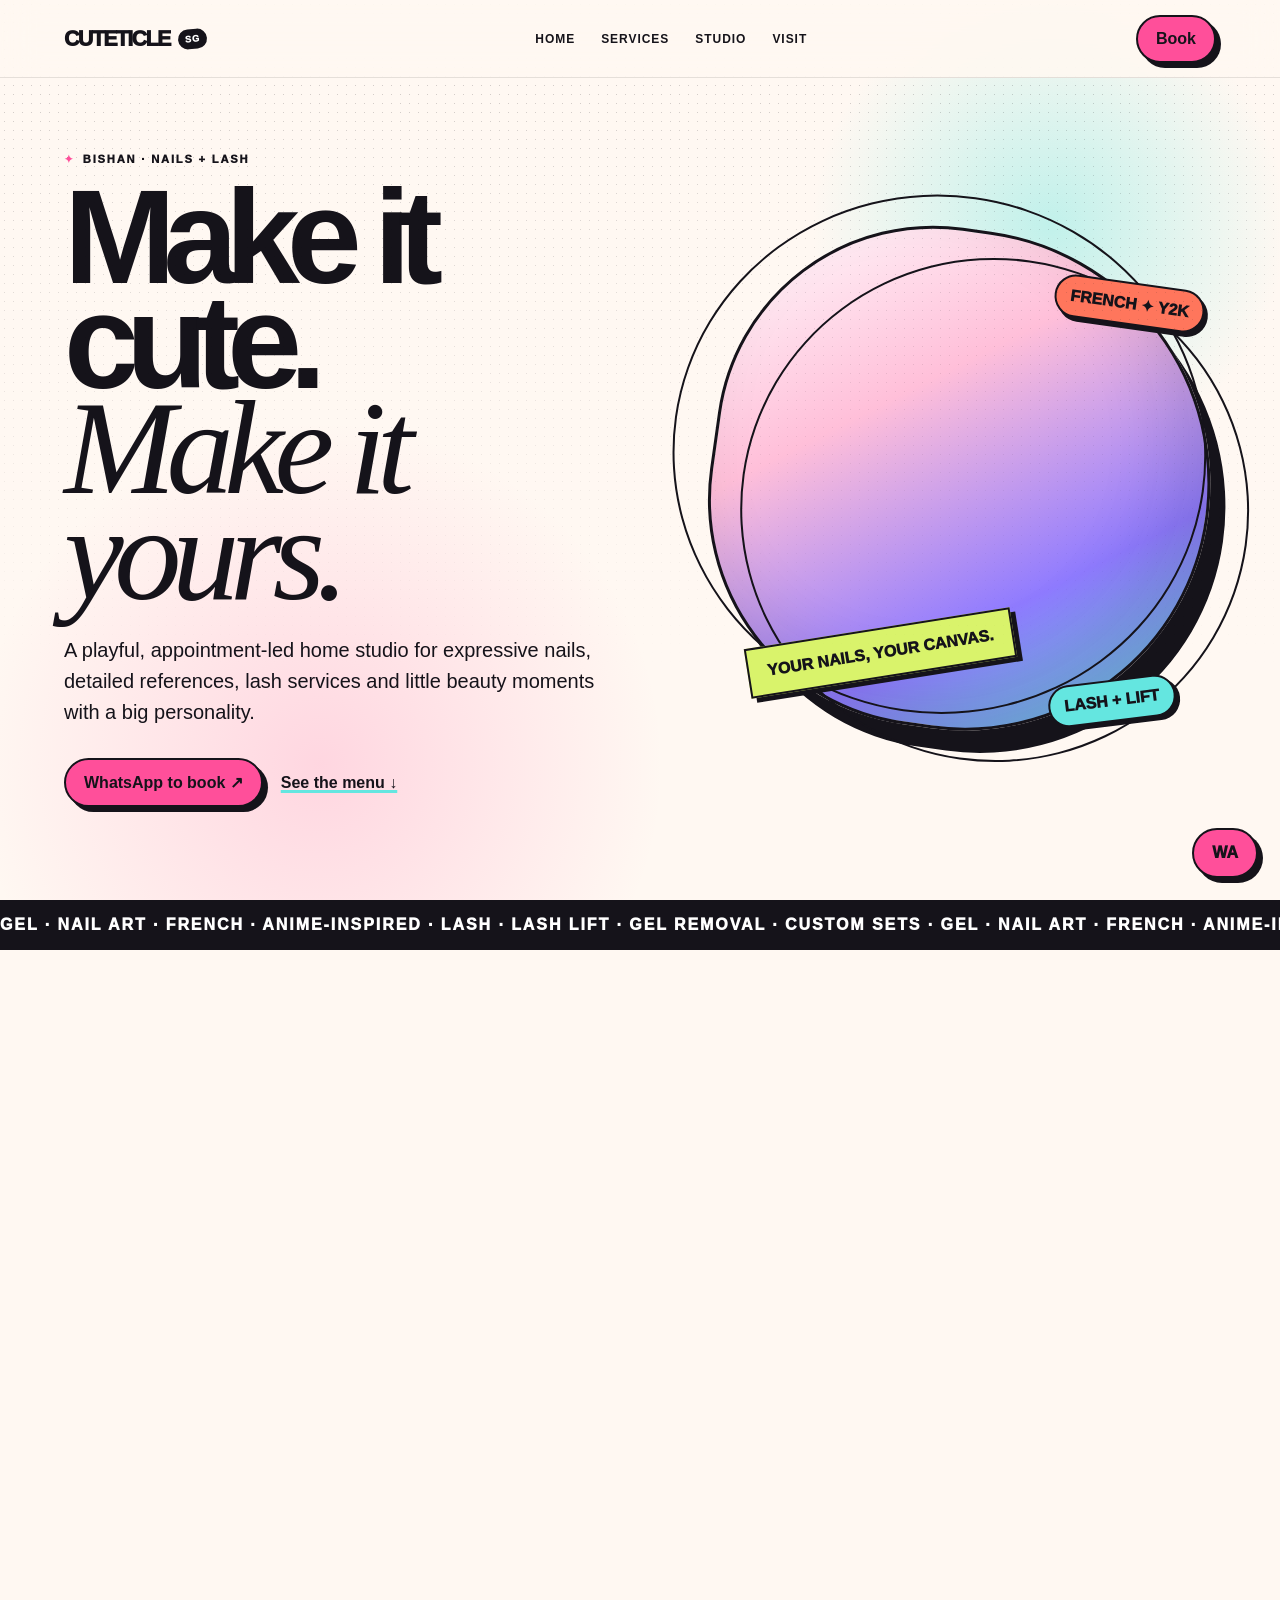
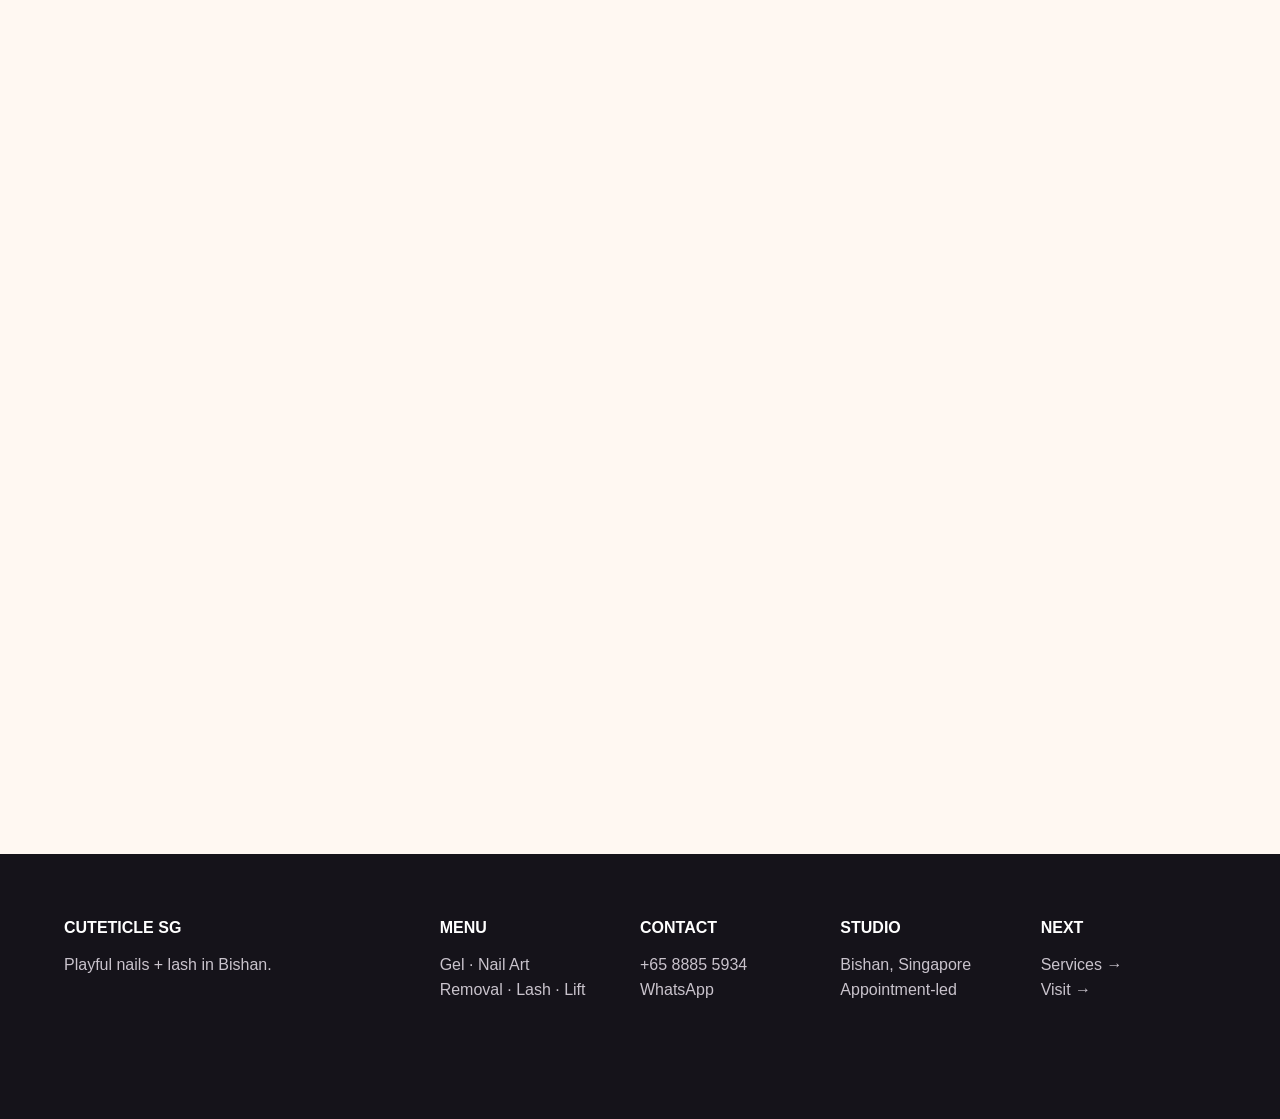
<file: index.html>
<!doctype html><html lang="en"><head><meta charset="utf-8"><meta name="viewport" content="width=device-width,initial-scale=1"><meta name="description" content="Cuteticle SG — playful home-based nail and lash appointments in Bishan, Singapore."><title>Cuteticle SG | Nails + Lash in Bishan</title><link rel="stylesheet" href="site.css"></head><body><div id="loader"><div class="loader-mark"><strong>CUTETICLE</strong><span>NAILS · LASH · BISHAN</span></div></div><header><a class="logo" href="index.html">CUTETICLE <span>SG</span></a><nav><a href="index.html">Home</a><a href="services.html">Services</a><a href="experience.html">Studio</a><a href="contact.html">Visit</a></nav><a class="cta magnetic" href="https://wa.me/6588855934?text=Hi%20Cuteticle%20SG%2C%20I%27d%20like%20to%20book.">Book</a></header><main><section class="hero" id="home"><div class="hero-copy reveal"><p class="eyebrow">BISHAN · NAILS + LASH</p><h1>Make it cute.<br><i>Make it yours.</i></h1><p class="lead">A playful, appointment-led home studio for expressive nails, detailed references, lash services and little beauty moments with a big personality.</p><div class="actions"><a class="btn magnetic" href="https://wa.me/6588855934?text=Hi%20Cuteticle%20SG%2C%20I%27d%20like%20to%20book.">WhatsApp to book ↗</a><a href="services.html">See the menu ↓</a></div></div><div class="hero-art reveal"><div class="orb"></div><span class="sticker s1">FRENCH ✦ Y2K</span><span class="sticker s2">LASH + LIFT</span><div class="orb-label">YOUR NAILS, YOUR CANVAS.</div></div></section><div class="marquee"><div>GEL · NAIL ART · FRENCH · ANIME-INSPIRED · LASH · LASH LIFT · GEL REMOVAL · CUSTOM SETS · GEL · NAIL ART · FRENCH · ANIME-INSPIRED · LASH · LASH LIFT · </div></div><section class="section reveal" id="services"><p class="eyebrow">THE MENU</p><h2>Small details.<br><i>Huge energy.</i></h2><p class="section-intro">Cuteticle SG is known publicly for variety: colours, patterns, French tips and anime-inspired designs, plus lash and lash-lift services. Public coverage has listed express gel from S$35; pricing can change, so confirm the current menu before booking.</p><div class="cards" style="margin-top:55px"><article class="tilt"><span class="num">01</span><h3>Express Gel</h3><p>A polished gel base when you want a clean, wearable set without overcomplicating the look.</p><a href="services.html">Explore service →</a></article><article class="tilt"><span class="num">02</span><h3>Custom Art</h3><p>French tips, playful patterns, Y2K, K-pop and anime or character-inspired references can become your design brief.</p><a href="services.html">Explore service →</a></article><article class="tilt"><span class="num">03</span><h3>Lash + Lift</h3><p>Pair your nail appointment with lash or lash-lift services for a compact beauty reset.</p><a href="services.html">Explore service →</a></article></div></section><section class="feature reveal"><p class="eyebrow">THE CUTETICLE METHOD</p><h2>Reference → plan → <i>set.</i></h2><p class="section-intro">The easiest way to get the look you actually want is to send your reference before the appointment. That gives the studio a chance to discuss complexity, timing, colours and any add-ons.</p><div class="process"><article><b>01</b><h3>Send it</h3><p>Share your preferred date, service and screenshots on WhatsApp.</p></article><article><b>02</b><h3>Shape it</h3><p>Confirm the design direction, length, finish and appointment details.</p></article><article><b>03</b><h3>Wear it</h3><p>Arrive ready for the creative session and leave with your finished set.</p></article></div></section><section class="section alt reveal"><p class="eyebrow">WHY CUTETICLE</p><h2>Not a template.<br><i>A little world.</i></h2><p class="section-intro" style="color:#d7d1da">Home-studio appointments make the experience personal. Public coverage highlights the wide design choice and the combination of nail, lash and lash-lift services. Bring an idea, a character, a colour palette or simply a mood.</p></section><section class="visit reveal"><p class="eyebrow">PLAN YOUR SLOT</p><h2>Come with a<br><i>reference.</i></h2><div class="visit-grid"><article><b>AREA</b><p>Bishan, Singapore<br>Full unit/access details are confirmed with the appointment.</p></article><article><b>WHATSAPP</b><p><a href="https://wa.me/6588855934">+65 8885 5934</a><br>Send your service + preferred date.</p></article><article><b>BOOKING</b><p>Public coverage reported a S$20 deposit historically. Confirm the current policy when booking.</p></article></div><div class="actions"><a class="btn magnetic" href="https://wa.me/6588855934?text=Hi%20Cuteticle%20SG%2C%20I%27d%20like%20to%20book.%20My%20preferred%20date%20is%20:%20">Start booking ↗</a><a href="contact.html">Visit information →</a></div></section></main><footer><div><strong>CUTETICLE SG</strong><p>Playful nails + lash in Bishan.</p></div><div><b>MENU</b><p>Gel · Nail Art<br>Removal · Lash · Lift</p></div><div><b>CONTACT</b><p><a href="tel:+6588855934">+65 8885 5934</a><br><a href="https://wa.me/6588855934">WhatsApp</a></p></div><div><b>STUDIO</b><p>Bishan, Singapore<br>Appointment-led</p></div><div><b>NEXT</b><p><a href="services.html">Services →</a><br><a href="contact.html">Visit →</a></p></div></footer><a class="float magnetic" href="https://wa.me/6588855934?text=Hi%20Cuteticle%20SG%2C%20I%27d%20like%20to%20book.">WA</a><script src="site.js"></script></body></html>
</file>
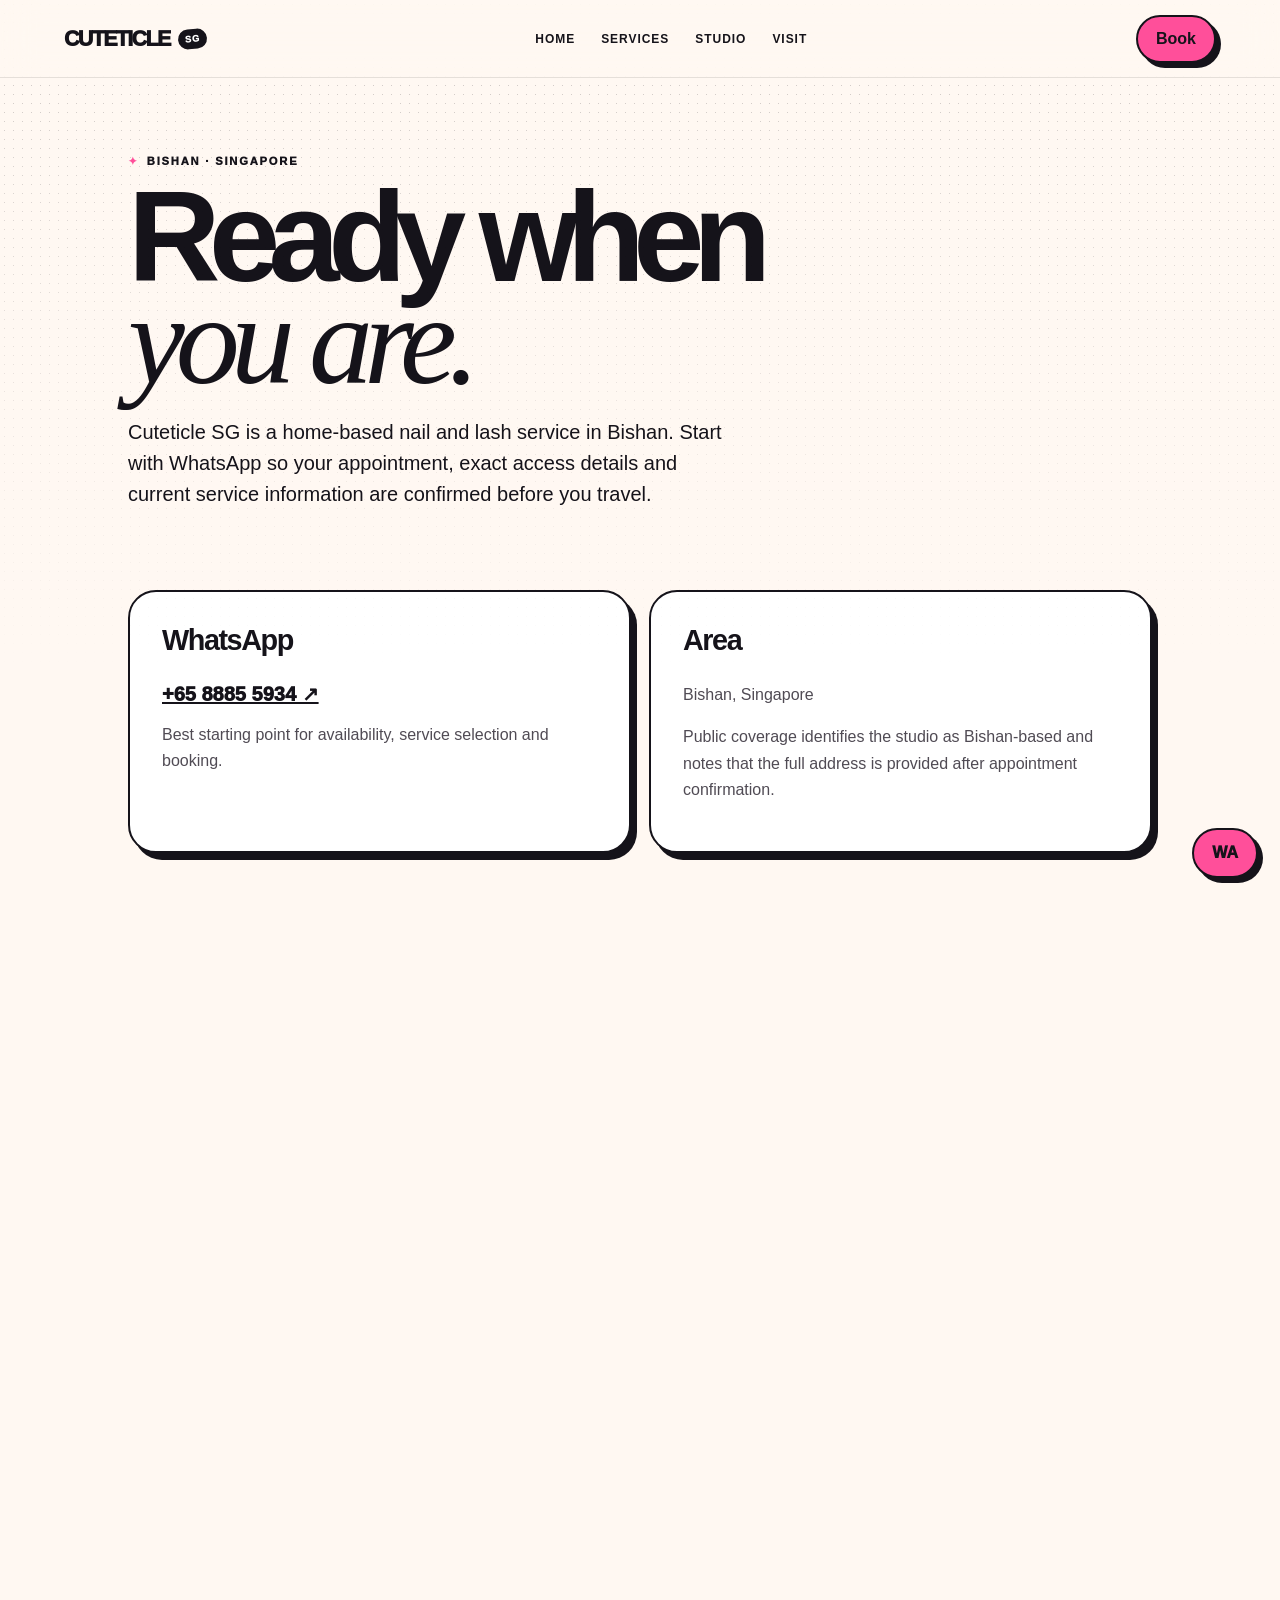
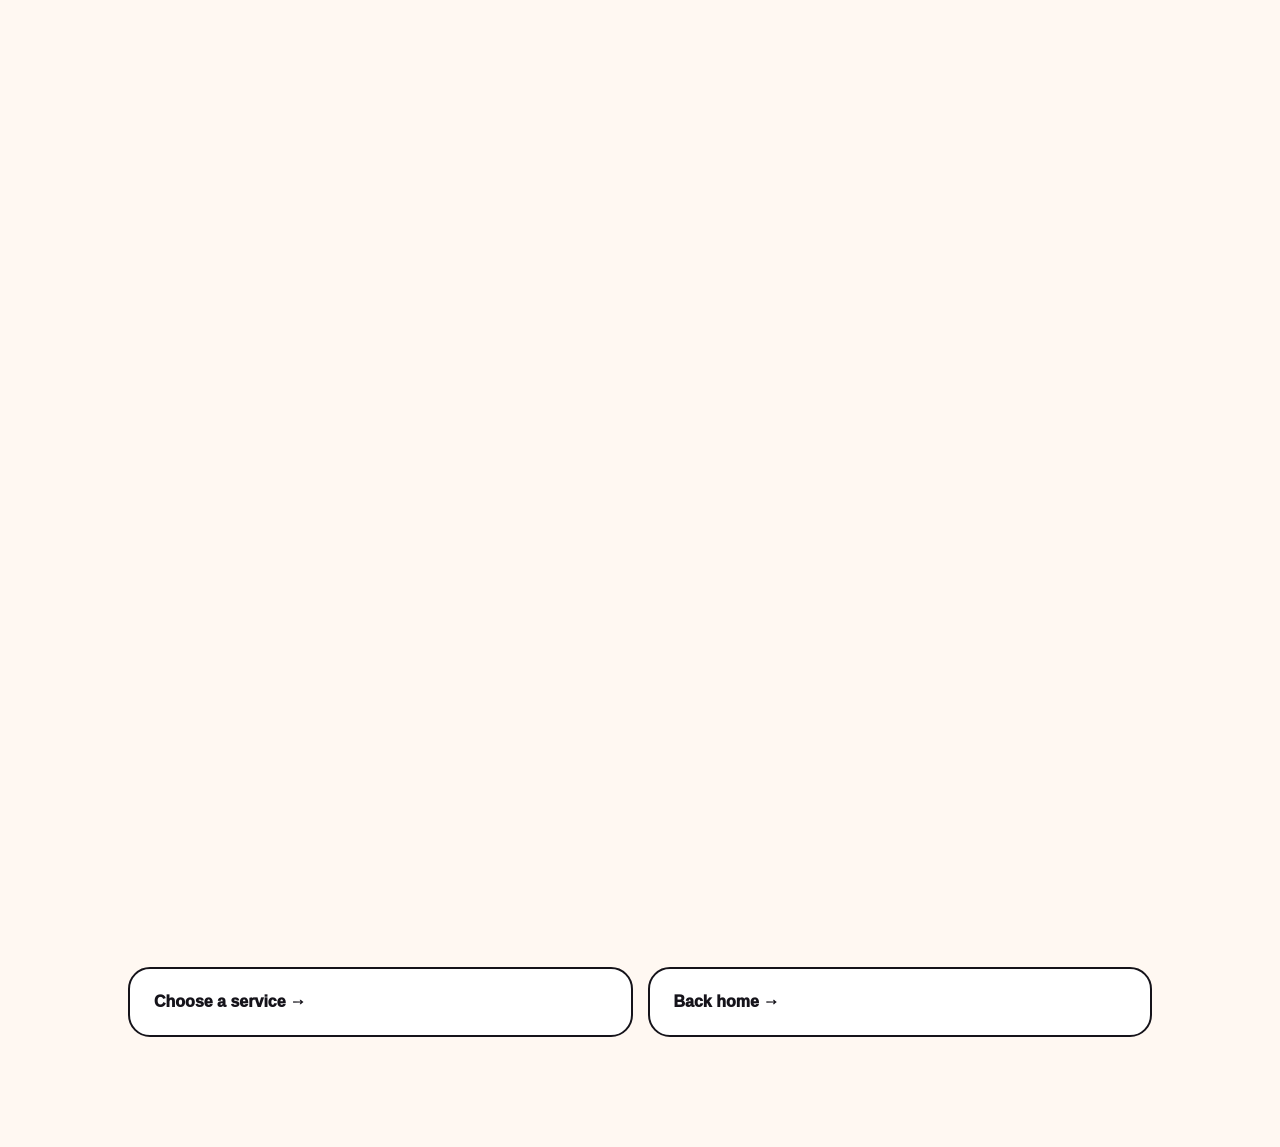
<file: contact.html>
<!doctype html><html lang="en"><head><meta charset="utf-8"><meta name="viewport" content="width=device-width,initial-scale=1"><meta name="description" content="Book Cuteticle SG in Bishan, Singapore for nail, nail art, lash and lash-lift appointments."><title>Visit | Cuteticle SG</title><link rel="stylesheet" href="site.css"></head><body><div id="loader"><div class="loader-mark"><strong>VISIT</strong><span>CUTETICLE SG · BISHAN</span></div></div><header><a class="logo" href="index.html">CUTETICLE <span>SG</span></a><nav><a href="index.html">Home</a><a href="services.html">Services</a><a href="experience.html">Studio</a><a href="contact.html">Visit</a></nav><a class="cta magnetic" href="https://wa.me/6588855934?text=Hi%20Cuteticle%20SG%2C%20I%27d%20like%20to%20book.">Book</a></header><main class="page"><div class="page-hero reveal"><p class="eyebrow">BISHAN · SINGAPORE</p><h1>Ready when<br><i>you are.</i></h1><p class="lead">Cuteticle SG is a home-based nail and lash service in Bishan. Start with WhatsApp so your appointment, exact access details and current service information are confirmed before you travel.</p></div><div class="contact-grid"><article class="contact-card reveal"><h3>WhatsApp</h3><a class="big-link" href="https://wa.me/6588855934?text=Hi%20Cuteticle%20SG%2C%20I%27d%20like%20to%20book.">+65 8885 5934 ↗</a><p>Best starting point for availability, service selection and booking.</p></article><article class="contact-card reveal"><h3>Area</h3><p>Bishan, Singapore</p><p>Public coverage identifies the studio as Bishan-based and notes that the full address is provided after appointment confirmation.</p></article><article class="contact-card reveal"><h3>What to send</h3><p>Preferred date + service + nail length + reference images + whether you need removal.</p></article><article class="contact-card reveal"><h3>Before arrival</h3><p>Confirm the exact unit/access instructions, current price, deposit requirement and appointment timing with the studio.</p></article></div><section class="feature reveal" style="margin-top:75px"><p class="eyebrow">BOOKING MESSAGE</p><h2>Copy your idea.<br><i>Send it.</i></h2><p class="section-intro">A clear first message saves back-and-forth. Tell the studio what you want and attach your inspiration images.</p><div class="actions"><a class="btn magnetic" href="https://wa.me/6588855934?text=Hi%20Cuteticle%20SG%2C%20I%27d%20like%20to%20book.%0AService%3A%20%0APreferred%20date%3A%20%0AReference%3A%20">Open WhatsApp ↗</a></div></section><section class="map-block reveal"><p class="eyebrow">BISHAN AREA</p><h2>Get oriented.</h2><p>Use the public Bishan reference to plan the area, then rely on the confirmed appointment details for the exact home-studio unit.</p><iframe title="Bishan Singapore map" src="https://www.google.com/maps?q=Bishan%20Singapore&output=embed" loading="lazy" allowfullscreen></iframe><a class="btn magnetic" href="https://www.google.com/maps/search/?api=1&query=Bishan%20Singapore">Open Google Maps ↗</a></section><div class="page-nav"><a href="services.html">Choose a service →</a><a href="index.html">Back home →</a></div></main><a class="float magnetic" href="https://wa.me/6588855934?text=Hi%20Cuteticle%20SG%2C%20I%27d%20like%20to%20book.">WA</a><script src="site.js"></script></body></html>
</file>
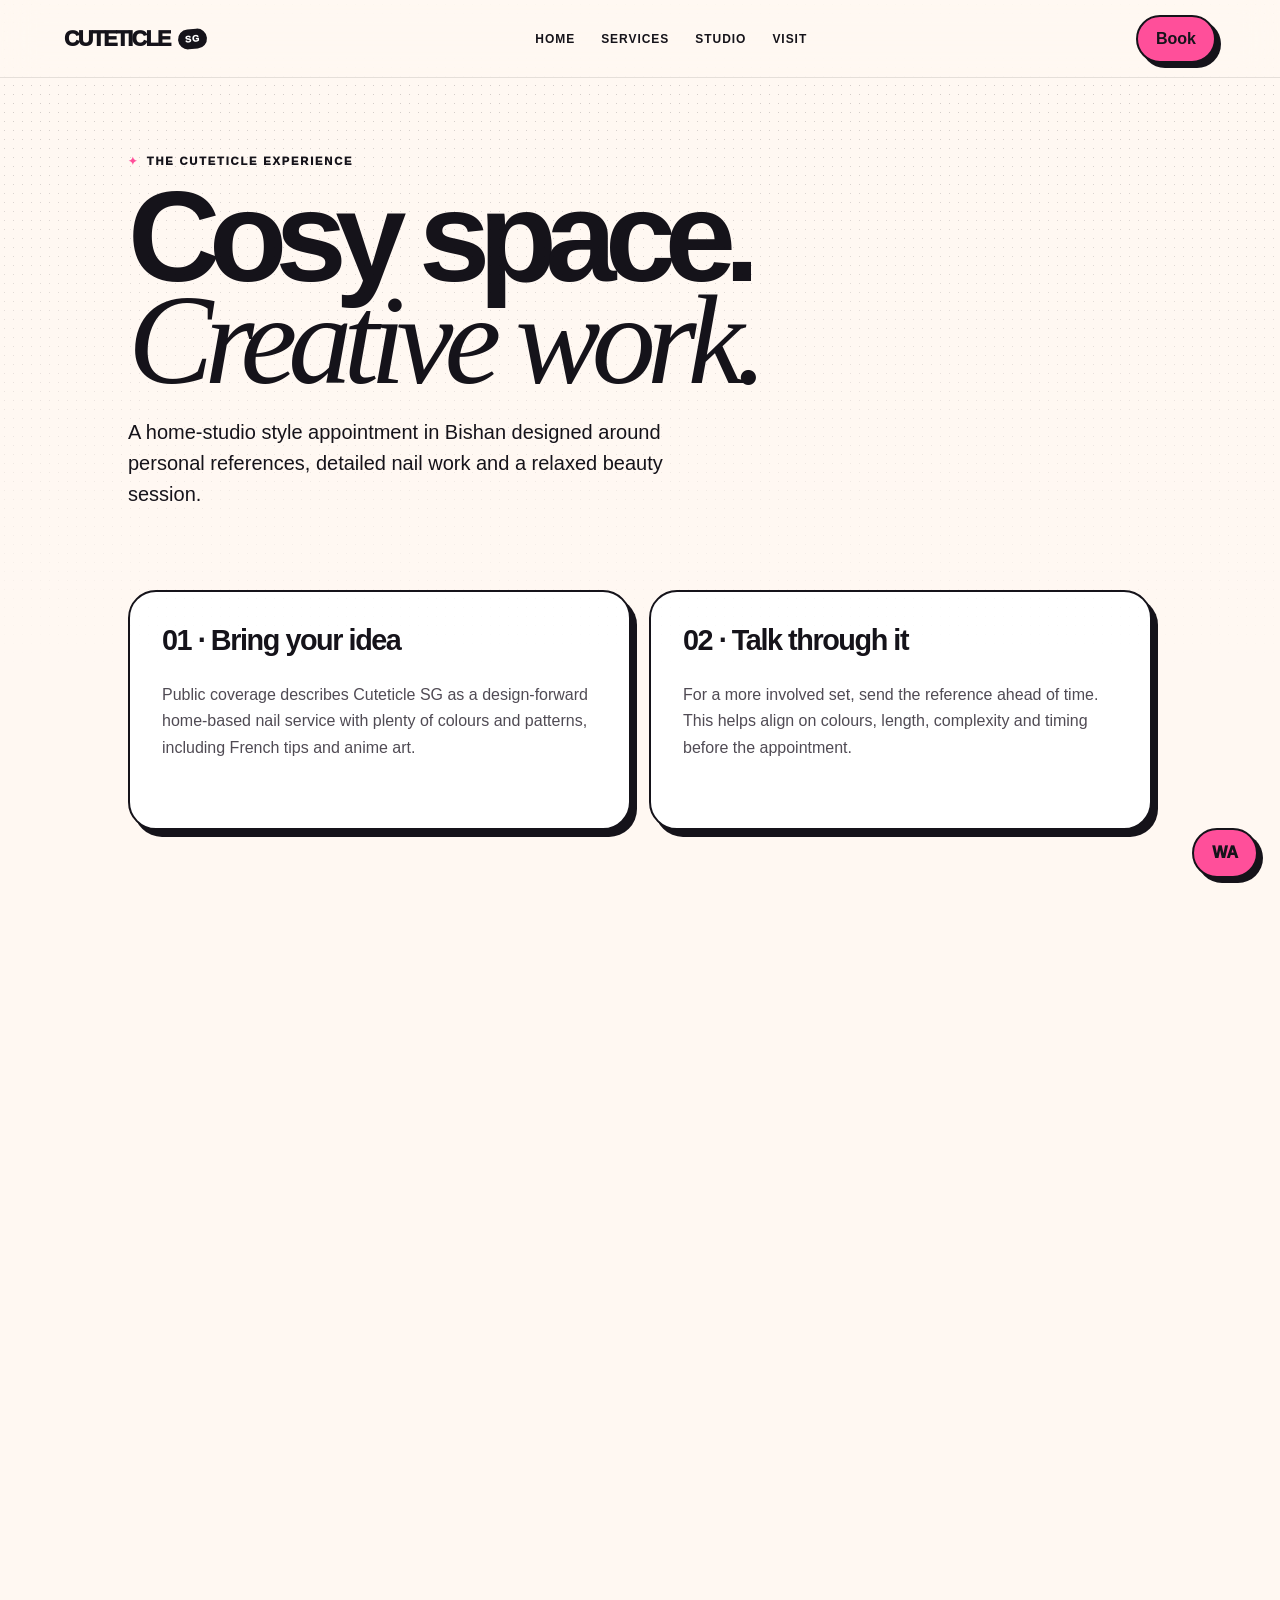
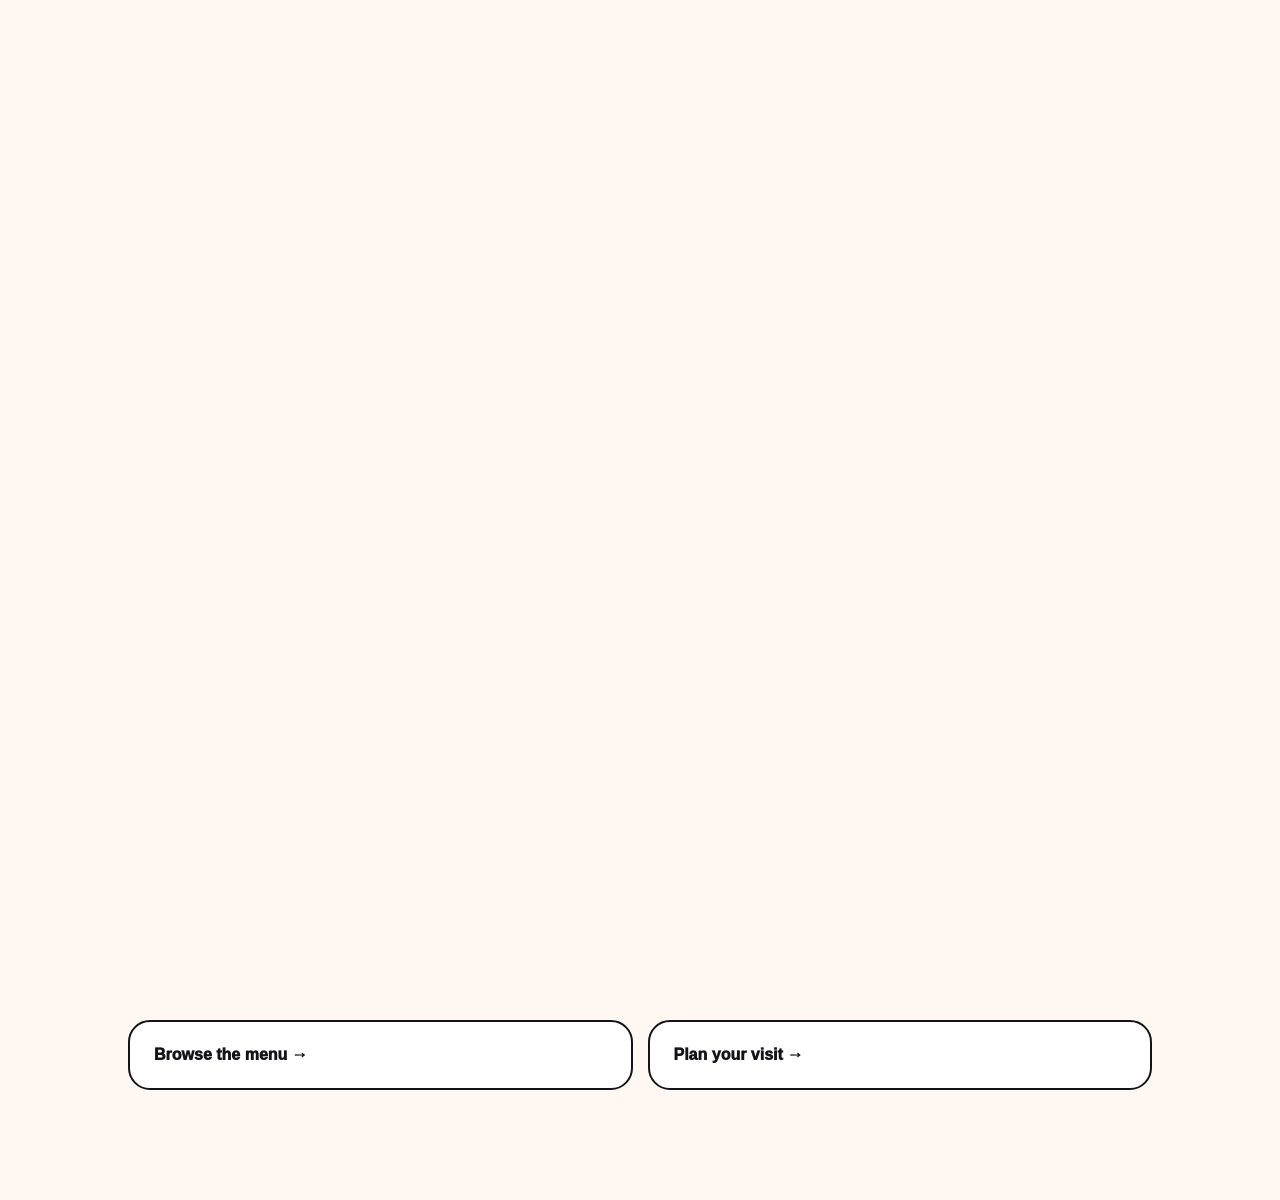
<file: experience.html>
<!doctype html><html lang="en"><head><meta charset="utf-8"><meta name="viewport" content="width=device-width,initial-scale=1"><meta name="description" content="The Cuteticle SG studio experience in Bishan — personal, reference-led nail and lash appointments."><title>Studio | Cuteticle SG</title><link rel="stylesheet" href="site.css"></head><body><div id="loader"><div class="loader-mark"><strong>STUDIO</strong><span>CUTETICLE SG · BISHAN</span></div></div><header><a class="logo" href="index.html">CUTETICLE <span>SG</span></a><nav><a href="index.html">Home</a><a href="services.html">Services</a><a href="experience.html">Studio</a><a href="contact.html">Visit</a></nav><a class="cta magnetic" href="https://wa.me/6588855934?text=Hi%20Cuteticle%20SG%2C%20I%27d%20like%20to%20book.">Book</a></header><main class="page"><div class="page-hero reveal"><p class="eyebrow">THE CUTETICLE EXPERIENCE</p><h1>Cosy space.<br><i>Creative work.</i></h1><p class="lead">A home-studio style appointment in Bishan designed around personal references, detailed nail work and a relaxed beauty session.</p></div><div class="contact-grid"><article class="contact-card reveal"><h3>01 · Bring your idea</h3><p>Public coverage describes Cuteticle SG as a design-forward home-based nail service with plenty of colours and patterns, including French tips and anime art.</p></article><article class="contact-card reveal"><h3>02 · Talk through it</h3><p>For a more involved set, send the reference ahead of time. This helps align on colours, length, complexity and timing before the appointment.</p></article><article class="contact-card reveal"><h3>03 · Make it yours</h3><p>The goal is not to reproduce a generic catalogue. Your screenshots, mood boards and favourite details become the starting point for the session.</p></article><article class="contact-card reveal"><h3>04 · Add lashes</h3><p>Nail services sit alongside lash and lash-lift services, so you can plan a more complete beauty reset around the same booking.</p></article></div><section class="feature reveal" style="margin-top:70px"><p class="eyebrow">THE CREATIVE LOOP</p><h2>See it.<br><i>Shape it.</i><br>Wear it.</h2><div class="process"><article><b>SEE</b><p>Collect the reference images, colours, characters or textures that define your idea.</p></article><article><b>SHAPE</b><p>Send them through WhatsApp and confirm what works for your appointment and timing.</p></article><article><b>WEAR</b><p>Arrive ready for the session and leave with a finished set that feels personal.</p></article></div></section><section class="section reveal" style="margin-top:70px"><p class="eyebrow">A BETTER BOOKING</p><h2>Less guessing.<br><i>More creating.</i></h2><p class="section-intro">Because this is appointment-led and home-studio style, confirm the exact unit/access instructions, current pricing, deposit requirement and timing before travelling. Public coverage has reported a S$20 deposit historically, but that should be reconfirmed.</p></section><div class="page-nav"><a href="services.html">Browse the menu →</a><a href="contact.html">Plan your visit →</a></div></main><a class="float magnetic" href="https://wa.me/6588855934?text=Hi%20Cuteticle%20SG%2C%20I%27d%20like%20to%20book.">WA</a><script src="site.js"></script></body></html>
</file>
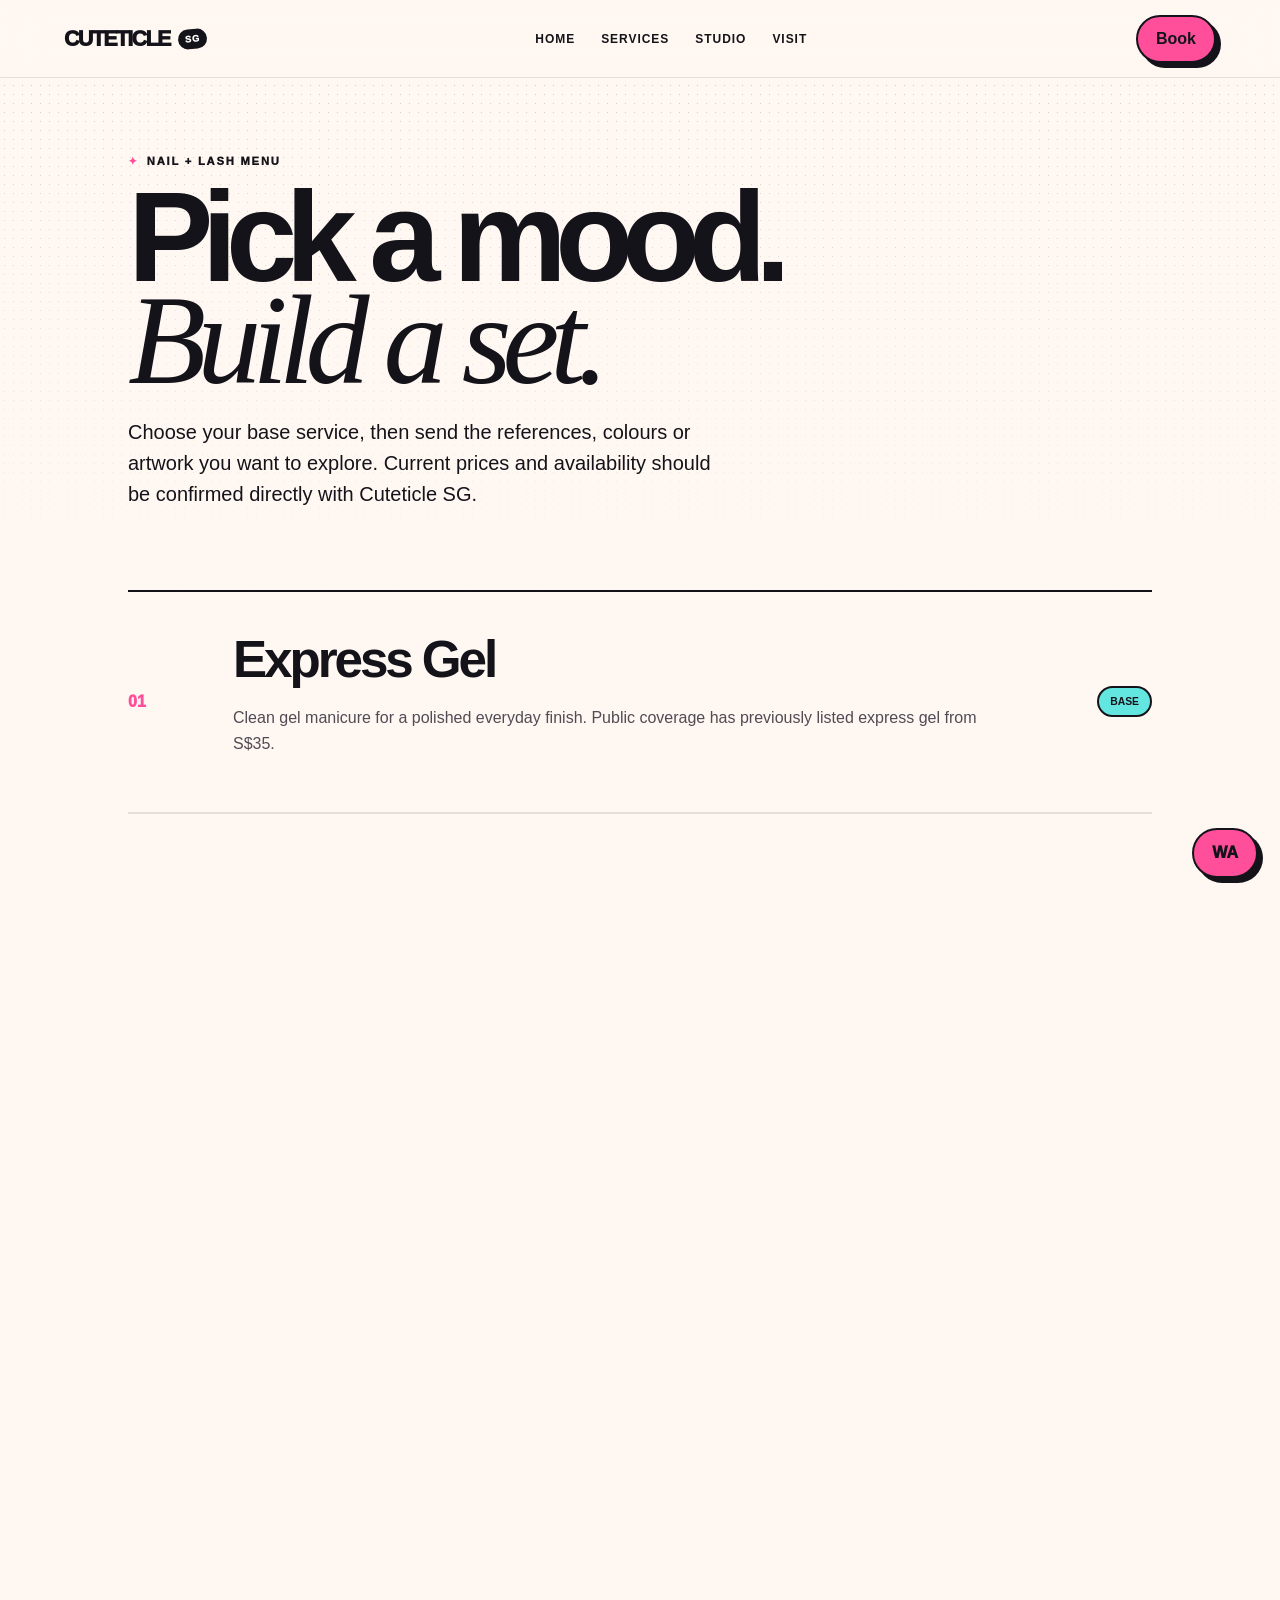
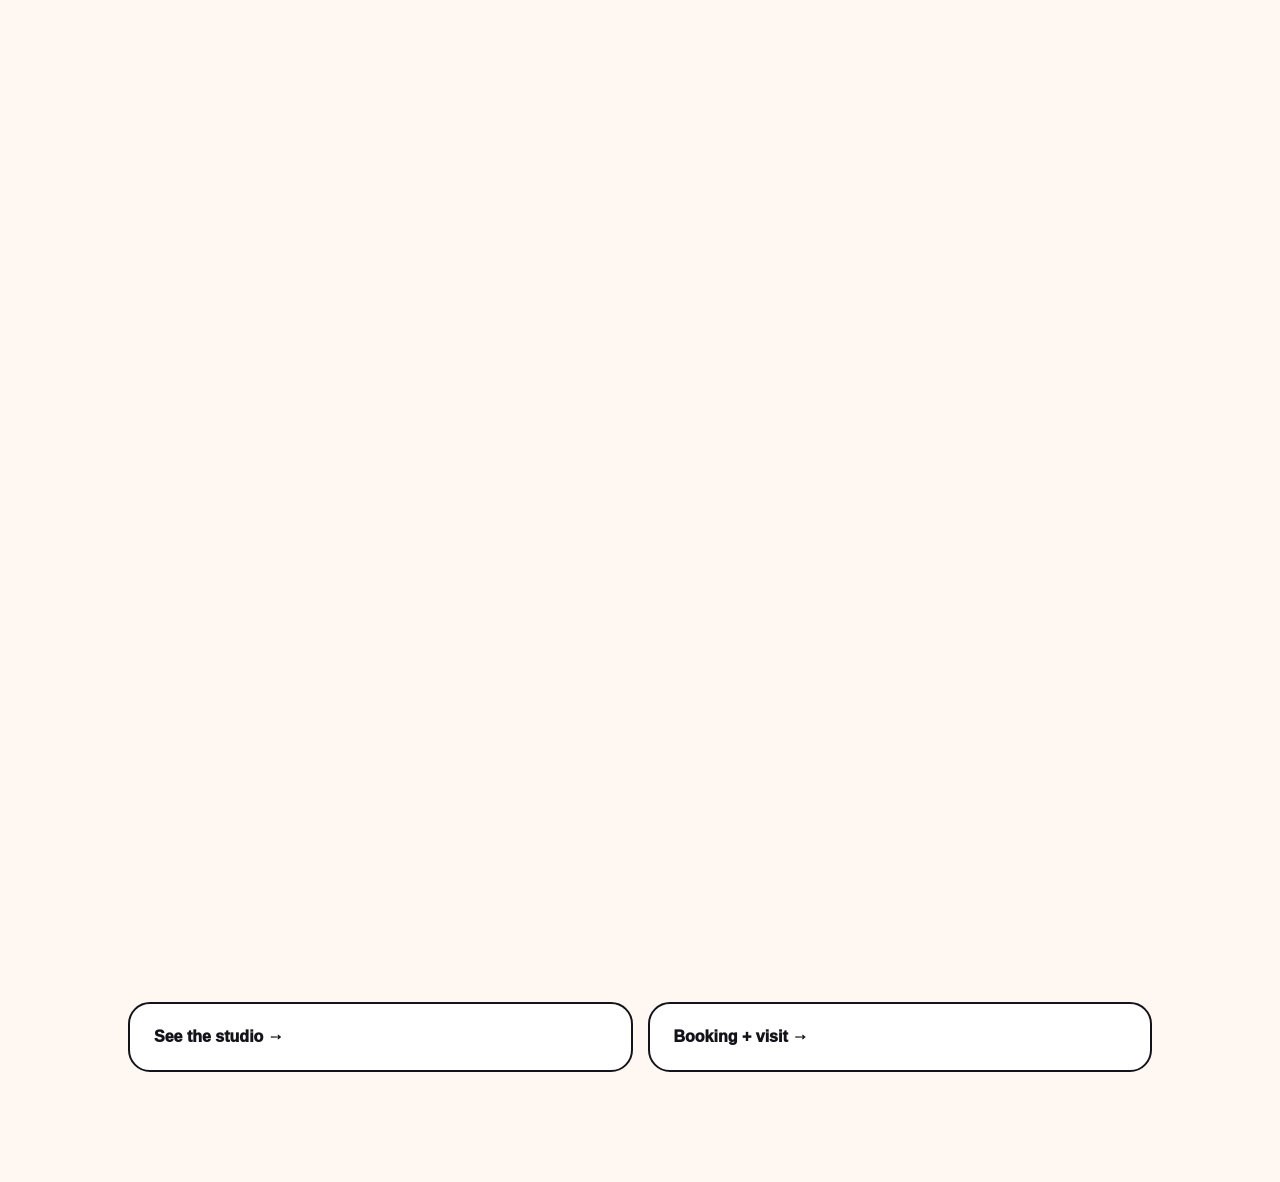
<file: services.html>
<!doctype html><html lang="en"><head><meta charset="utf-8"><meta name="viewport" content="width=device-width,initial-scale=1"><meta name="description" content="Cuteticle SG services — gel, nail art, gel removal, lash and lash-lift appointments in Bishan."><title>Services | Cuteticle SG</title><link rel="stylesheet" href="site.css"></head><body><div id="loader"><div class="loader-mark"><strong>MENU</strong><span>CUTETICLE SG</span></div></div><header><a class="logo" href="index.html">CUTETICLE <span>SG</span></a><nav><a href="index.html">Home</a><a href="services.html">Services</a><a href="experience.html">Studio</a><a href="contact.html">Visit</a></nav><a class="cta magnetic" href="https://wa.me/6588855934?text=Hi%20Cuteticle%20SG%2C%20I%27d%20like%20to%20book.">Book</a></header><main class="page"><div class="page-hero reveal"><p class="eyebrow">NAIL + LASH MENU</p><h1>Pick a mood.<br><i>Build a set.</i></h1><p class="lead">Choose your base service, then send the references, colours or artwork you want to explore. Current prices and availability should be confirmed directly with Cuteticle SG.</p></div><div class="service-list"><article class="service-row reveal"><span>01</span><div><h2>Express Gel</h2><p>Clean gel manicure for a polished everyday finish. Public coverage has previously listed express gel from S$35.</p></div><strong>Base</strong></article><article class="service-row reveal"><span>02</span><div><h2>Custom Nail Art</h2><p>French tips, colour stories, playful graphics, Y2K, K-pop and anime or character-inspired references.</p></div><strong>Art</strong></article><article class="service-row reveal"><span>03</span><div><h2>Gel Removal</h2><p>Professional removal for existing gel, avoiding the temptation to peel or scrape product away yourself.</p></div><strong>Care</strong></article><article class="service-row reveal"><span>04</span><div><h2>Lash Services</h2><p>Lash services are part of the public service mix, allowing a nail-and-lash beauty appointment in one place.</p></div><strong>Eyes</strong></article><article class="service-row reveal"><span>05</span><div><h2>Lash Lift</h2><p>A lift-focused option for clients who want a more defined lash look without making the appointment about heavy makeup.</p></div><strong>Lift</strong></article><article class="service-row reveal"><span>06</span><div><h2>Reference Planning</h2><p>For detailed designs, send screenshots before the slot so complexity, timing, colours and feasibility can be discussed.</p></div><strong>Plan</strong></article></div><section class="feature reveal" style="margin-top:90px"><p class="eyebrow">BEFORE YOU BOOK</p><h2>Screenshot it.<br><i>Send it.</i></h2><p class="section-intro">A reference makes everything easier. Include the look you like, your preferred date and whether you need removal, nails, lashes or a combination.</p><div class="actions"><a class="btn magnetic" href="https://wa.me/6588855934?text=Hi%20Cuteticle%20SG%2C%20here%20is%20my%20design%20reference.%20I%27d%20like%20to%20book.">Send a reference ↗</a></div></section><div class="page-nav"><a href="experience.html">See the studio →</a><a href="contact.html">Booking + visit →</a></div></main><a class="float magnetic" href="https://wa.me/6588855934?text=Hi%20Cuteticle%20SG%2C%20I%27d%20like%20to%20book.">WA</a><script src="site.js"></script></body></html>
</file>
<file: site.css>
:root{--ink:#15131a;--paper:#fff8f2;--pink:#ff4f9a;--coral:#ff765c;--violet:#7a5cff;--cyan:#64e6e0;--lime:#d9f36b;--card:#fff;--line:#15131a1c;--shadow:0 24px 70px #15131a18;--ease:cubic-bezier(.2,.8,.2,1)}*{box-sizing:border-box}html{scroll-behavior:smooth}body{margin:0;background:var(--paper);color:var(--ink);font-family:Arial,Helvetica,sans-serif;overflow-x:hidden}body:before{content:"";position:fixed;inset:0;pointer-events:none;z-index:30;opacity:.22;background-image:radial-gradient(#15131a 0.7px,transparent .7px);background-size:9px 9px;mask-image:linear-gradient(to bottom,#000,transparent 75%)}a{color:inherit}header{position:fixed;z-index:80;top:0;left:0;right:0;height:78px;padding:14px 5vw;display:flex;align-items:center;justify-content:space-between;background:#fff8f2dd;border-bottom:1px solid var(--line);backdrop-filter:blur(18px);transition:.35s var(--ease)}header.scrolled{height:66px;background:#fff8f2f5;box-shadow:0 12px 35px #15131a0d}.logo{font-weight:1000;text-decoration:none;letter-spacing:-.08em;font-size:1.35rem;display:flex;align-items:center;gap:8px}.logo span{font-size:.58rem;letter-spacing:.08em;background:var(--ink);color:#fff;padding:5px 7px;border-radius:99px;transform:rotate(-5deg)}header nav{display:flex;align-items:center;gap:26px}header nav a{text-decoration:none;font-size:.75rem;font-weight:800;text-transform:uppercase;letter-spacing:.08em;position:relative}header nav a:after{content:"";position:absolute;left:0;right:0;bottom:-8px;height:3px;background:var(--pink);transform:scaleX(0) rotate(-2deg);transition:.3s}header nav a:hover:after{transform:scaleX(1) rotate(-2deg)}.cta,.btn{display:inline-flex;align-items:center;justify-content:center;text-decoration:none;font-weight:900;border:2px solid var(--ink);padding:13px 18px;border-radius:999px;background:var(--pink);box-shadow:5px 5px 0 var(--ink);transition:.25s var(--ease)}.cta:hover,.btn:hover{transform:translate(2px,2px);box-shadow:2px 2px 0 var(--ink)}main{position:relative;z-index:2}.hero{min-height:100svh;padding:140px 5vw 80px;display:grid;grid-template-columns:1.05fr .95fr;align-items:center;gap:6vw;overflow:hidden;background:radial-gradient(circle at 82% 25%,#64e6e066,transparent 19%),radial-gradient(circle at 25% 85%,#ff4f9a33,transparent 28%),var(--paper)}.hero h1{font-size:clamp(4rem,10.5vw,10rem);line-height:.78;letter-spacing:-.095em;margin:14px 0 28px;max-width:950px}.hero h1 i,.page-hero h1 i{font-family:Georgia,serif;font-weight:400;letter-spacing:-.07em}.eyebrow{font-size:.7rem;font-weight:1000;letter-spacing:.16em;text-transform:uppercase;margin:0 0 18px}.eyebrow:before{content:"✦";color:var(--pink);margin-right:8px}.lead{font-size:clamp(1rem,1.6vw,1.25rem);line-height:1.55;max-width:610px}.actions{display:flex;gap:18px;align-items:center;flex-wrap:wrap;margin-top:30px}.actions>a:not(.btn){font-weight:900;text-decoration:underline;text-decoration-thickness:3px;text-decoration-color:var(--cyan)}.hero-art{position:relative;min-height:550px;display:grid;place-items:center}.orb{width:min(42vw,500px);aspect-ratio:1;border-radius:46% 54% 52% 48%;background:linear-gradient(145deg,#fff,#ffbfd9 35%,#8f7bff 70%,#64e6e0);border:3px solid var(--ink);box-shadow:18px 20px 0 var(--ink),inset -35px -35px 70px #15131a22;transform:rotate(8deg);animation:orb 8s ease-in-out infinite}.orb:before,.orb:after{content:"";position:absolute;border:2px solid var(--ink);border-radius:50%;animation:spin 18s linear infinite}.orb:before{inset:-35px 5px 10px -45px}.orb:after{inset:20px -45px -30px 30px;animation-direction:reverse}.orb-label{position:absolute;background:var(--lime);border:2px solid var(--ink);padding:14px 18px;font-weight:1000;box-shadow:5px 5px 0 var(--ink);transform:rotate(-9deg);bottom:14%;left:8%;z-index:3}.sticker{position:absolute;border:2px solid var(--ink);background:#fff;padding:10px 14px;border-radius:999px;font-weight:1000;box-shadow:4px 4px 0 var(--ink)}.s1{top:14%;right:2%;transform:rotate(8deg);background:var(--coral)}.s2{bottom:6%;right:8%;transform:rotate(-7deg);background:var(--cyan)}.marquee{overflow:hidden;white-space:nowrap;border-block:2px solid var(--ink);background:var(--ink);color:#fff;padding:14px 0}.marquee div{display:inline-block;font-weight:1000;letter-spacing:.12em;animation:marquee 20s linear infinite}.section,.feature,.visit{padding:120px 10vw}.section{background:#fff}.section.alt{background:#15131a;color:#fff}.section h2,.feature h2,.visit h2{font-size:clamp(3rem,7vw,7rem);line-height:.85;letter-spacing:-.08em;margin:10px 0 50px}.section h2 i,.feature h2 i,.visit h2 i{font-family:Georgia,serif;font-weight:400}.section-intro{max-width:700px;font-size:1.12rem;line-height:1.7}.cards{display:grid;grid-template-columns:repeat(3,1fr);gap:20px}.cards article{min-height:410px;padding:28px;border:2px solid var(--ink);border-radius:34px;background:var(--card);box-shadow:8px 9px 0 var(--ink);position:relative;overflow:hidden;transition:.45s var(--ease)}.cards article:nth-child(1){background:linear-gradient(145deg,#fff,#ffd2e4)}.cards article:nth-child(2){background:linear-gradient(145deg,#fff,#d8d2ff)}.cards article:nth-child(3){background:linear-gradient(145deg,#fff,#c9f5f0)}.cards article:hover{transform:translateY(-12px) rotate(-1deg)}.num{font-size:4rem;font-weight:1000;letter-spacing:-.1em}.cards h3{font-size:2rem;letter-spacing:-.06em;margin:55px 0 12px}.cards p,.contact-card p,.service-row p{line-height:1.65;color:#504b54}.cards a{font-weight:900;text-decoration:underline;text-decoration-thickness:2px}.feature{position:relative;overflow:hidden;background:var(--violet);color:#fff}.feature:before{content:"CUTETICLE";position:absolute;right:-5%;bottom:-12%;font-size:18vw;font-weight:1000;letter-spacing:-.1em;color:#ffffff12;transform:rotate(-8deg)}.feature .process{display:grid;grid-template-columns:repeat(3,1fr);gap:14px;margin-top:50px}.process article{padding:25px;border:2px solid #fff;border-radius:25px;background:#ffffff14}.process b{font-size:2.5rem}.visit{background:var(--lime)}.visit-grid{display:grid;grid-template-columns:repeat(3,1fr);gap:16px}.visit article{padding:28px;border:2px solid var(--ink);background:#fff;border-radius:25px;box-shadow:6px 7px 0 var(--ink)}.visit article b{font-size:.7rem;text-transform:uppercase;letter-spacing:.15em}.visit article p{line-height:1.6}.page{padding:155px 10vw 110px}.page-hero{max-width:1050px;margin-bottom:80px}.page-hero h1{font-size:clamp(4rem,10vw,9rem);line-height:.8;letter-spacing:-.09em;margin:15px 0 25px}.service-list{border-top:2px solid var(--ink)}.service-row{display:grid;grid-template-columns:80px 1fr 130px;gap:25px;align-items:center;padding:38px 0;border-bottom:2px solid var(--line);transition:.35s}.service-row:hover{padding-left:18px;background:linear-gradient(90deg,#ff4f9a14,transparent)}.service-row>span{font-weight:1000;color:var(--pink)}.service-row h2{font-size:clamp(2rem,4vw,4rem);letter-spacing:-.06em;margin:0 0 8px}.service-row strong{justify-self:end;border:2px solid var(--ink);padding:8px 11px;border-radius:99px;background:var(--cyan);font-size:.65rem;text-transform:uppercase}.contact-grid{display:grid;grid-template-columns:repeat(2,1fr);gap:18px}.contact-card{padding:32px;border:2px solid var(--ink);border-radius:28px;background:#fff;box-shadow:6px 7px 0 var(--ink);min-height:240px;transition:.4s}.contact-card:hover{transform:translateY(-8px) rotate(.5deg)}.contact-card h3{font-size:1.8rem;margin:0 0 25px;letter-spacing:-.05em}.big-link{font-size:1.25rem;font-weight:1000}.map-block{margin-top:25px;padding:30px;background:#fff;border:2px solid var(--ink);border-radius:30px;box-shadow:7px 8px 0 var(--ink)}.map-block iframe{width:100%;height:420px;border:2px solid var(--ink);border-radius:20px;margin:15px 0 20px}.page-nav{display:grid;grid-template-columns:1fr 1fr;gap:15px;margin-top:55px}.page-nav a{padding:24px;border:2px solid var(--ink);border-radius:22px;font-weight:1000;text-decoration:none;background:#fff}.page-nav a:hover{background:var(--pink)}footer{position:relative;z-index:2;padding:65px 5vw 100px;background:var(--ink);color:#fff;display:grid;grid-template-columns:2fr repeat(4,1fr);gap:25px}footer p{color:#c9c3cc;line-height:1.55}footer a{text-decoration:none}.float{position:fixed;z-index:100;right:22px;bottom:22px;background:var(--pink);color:var(--ink);border:2px solid var(--ink);padding:14px 18px;border-radius:999px;font-weight:1000;box-shadow:5px 5px 0 var(--ink);text-decoration:none}.float:hover{transform:translateY(-3px)}#loader{position:fixed;inset:0;z-index:200;background:var(--paper);display:grid;place-items:center;transition:opacity .7s var(--ease)}#loader.is-hidden{opacity:0;pointer-events:none}#loader .loader-mark{text-align:center}.loader-mark strong{display:block;font-size:clamp(3rem,10vw,8rem);letter-spacing:-.09em}.loader-mark span{display:block;font-weight:1000;letter-spacing:.2em;margin-top:10px}.reveal{opacity:0;transform:translateY(45px) scale(.98);transition:.85s var(--ease)}.reveal.visible{opacity:1;transform:none}.reveal.exit{opacity:0;transform:translateY(-25px)}#scroll-progress{position:fixed;z-index:150;left:0;top:0;height:4px;width:0;background:linear-gradient(90deg,var(--pink),var(--violet),var(--cyan));box-shadow:0 0 12px #ff4f9a88}.cursor-glow{position:fixed;z-index:1;width:220px;height:220px;border-radius:50%;pointer-events:none;background:radial-gradient(circle,#ff4f9a22,transparent 68%);transform:translate(-50%,-50%);opacity:0;transition:opacity .3s}@keyframes orb{50%{transform:rotate(-4deg) translateY(-14px) scale(1.03)}}@keyframes spin{to{transform:rotate(360deg)}}@keyframes marquee{to{transform:translateX(-50%)}}@media(max-width:900px){header{height:68px;padding:12px 18px}header nav{position:fixed;left:10px;right:10px;bottom:10px;padding:9px 7px;background:#15131af2;border:2px solid var(--ink);border-radius:18px;justify-content:space-around;gap:3px;box-shadow:0 15px 50px #15131a33}header nav a{color:#fff;font-size:.62rem;padding:8px 6px}header .cta{padding:9px 12px;font-size:.68rem}.hero{grid-template-columns:1fr;padding:125px 6vw 65px;gap:20px}.hero-art{min-height:430px}.orb{width:min(78vw,430px)}.section,.feature,.visit{padding:85px 6vw}.cards,.visit-grid,.feature .process{grid-template-columns:1fr}.cards article{min-height:340px}.page{padding:125px 6vw 105px}.page-hero h1{font-size:clamp(3.6rem,17vw,6.5rem)}.service-row{grid-template-columns:36px 1fr;gap:12px}.service-row strong{grid-column:2;justify-self:start}.contact-grid{grid-template-columns:1fr}.page-nav{grid-template-columns:1fr}footer{grid-template-columns:1fr 1fr;padding:55px 6vw 110px}.float{bottom:78px;right:16px}.hero h1{font-size:clamp(3.5rem,17vw,6.5rem)}}@media(max-width:520px){.hero-art{min-height:350px}.orb{width:72vw}.sticker{font-size:.7rem;padding:8px 10px}.s1{right:0}.s2{right:0}.orb-label{left:0}.section h2,.feature h2,.visit h2{font-size:clamp(3rem,14vw,5rem)}footer{grid-template-columns:1fr}.map-block iframe{height:320px}.cta{box-shadow:3px 3px 0 var(--ink)}}@media(prefers-reduced-motion:reduce){*,*:before,*:after{scroll-behavior:auto!important;animation:none!important;transition:none!important}.reveal{opacity:1!important;transform:none!important}}
</file>
